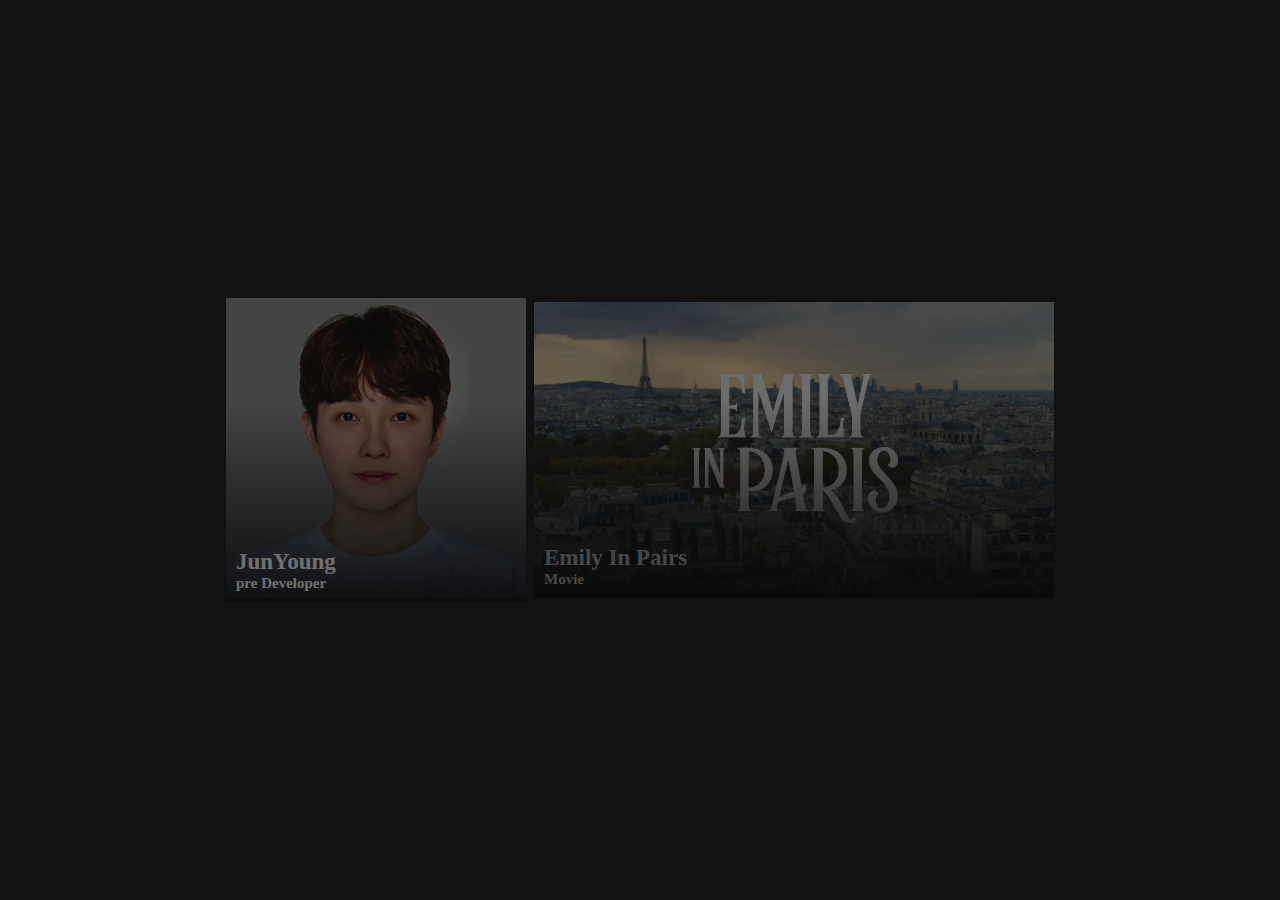
<file: index.html>
<!doctype html>
<html>
    <head>
        <title>MEMYSELF</title>
        <link rel="stylesheet" href="Main_style.css">
    </head>
    <body>
        <div class="wrapper">
            <ul class="team">
                
                <li class="team-item">
                    <div class="profile profile_me">
                        <img src="images/selfie2.jpg">
                        <div class="profile-contents">
                            <h2>JunYoung <span>pre Developer</span></h2>
                            <p>안녕하세요. 201913050 박준영입니다. 배움을 즐기는 개발자가 되겠습니다. 추후 IT시장에서 좋은 모습으로 만나뵈었으면 좋겠습니다. 다들 화이팅입니다!</p>
                        </div>
                    </div>
                </li>
                <li class="team-item" id="emily">
                    <div class="profile profile_web">
                        <img src="images/emliyinparis_main.jpg">
                        <div class="profile-contents">
                            <h2>Emily In Pairs <span>Movie</span></h2>
                            <p>개인적으로 좋아하는 영화,"에밀리 파리에 가다"를 리뷰해보았습니다.<br>
                                <span id ="clk" onclick="location.href='emily/index.html'">click here</span>
                                <!-- <a href="https://ucdayoung.github.io/web01_hostingpage2/">click here</a> -->
                            </p>
                        </div>
                    </div>
                </li>
            </ul>
        </div>

        <script> </script>
    </body>
</html>
</file>
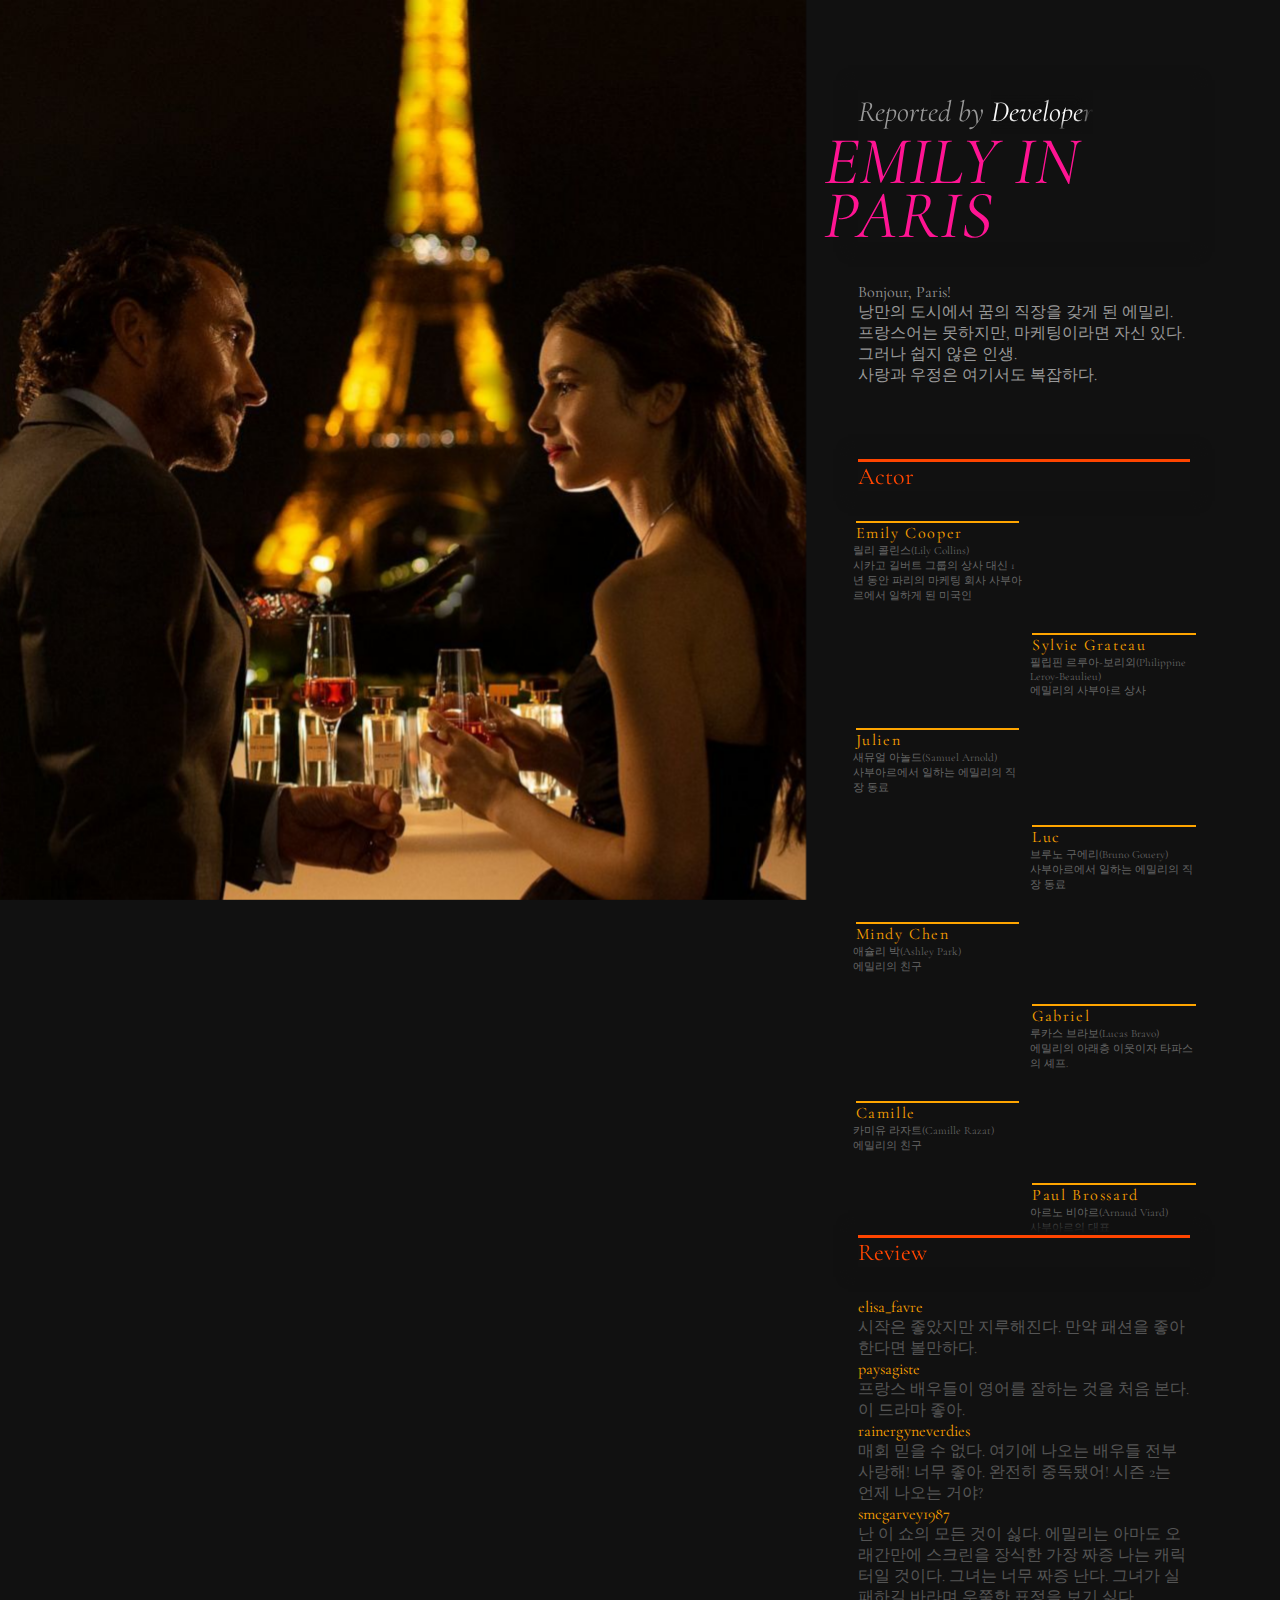
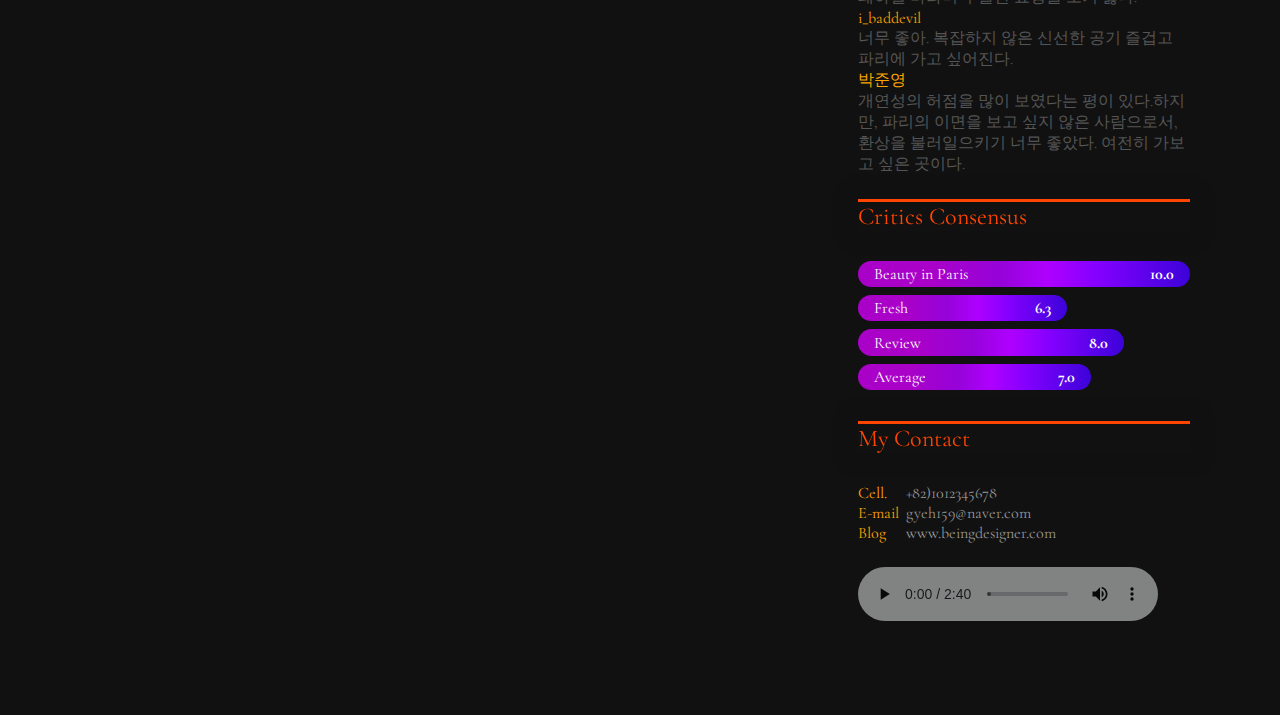
<file: emily/index.html>
<!DOCTYPE html>
<html>
<head>
    <title>영화 소개 | 에밀리, 파리에 가다</title>
    <link rel="stylesheet" href="Emily_style.css">
    <link rel="preconnect" href="https://fonts.gstatic.com">
    <link href="https://fonts.googleapis.com/css2?family=Cormorant+Garamond:wght@300&display=swap" rel="stylesheet">
    <!--font설정1 -->
    <link rel="preconnect" href="https://fonts.gstatic.com">
    <link href="https://fonts.googleapis.com/css2?family=Viaoda+Libre&display=swap" rel="stylesheet">
    <!--font설정2 -->
    <link rel="stylesheet" href="https://use.fontawesome.com/releases/v5.14.0/css/all.css" integrity="sha384-HzLeBuhoNPvSl5KYnjx0BT+WB0QEEqLprO+NBkkk5gbc67FTaL7XIGa2w1L0Xbgc" crossorigin="anonymous">
    <script>
        var Portrait = document.getElementById('portrait');
        var imgIdx=0;
        var imgList = ['../images/paris01.jpg','../images/france02.jpg'];

        function changeImage(){
            Portrait.style.backgroundImage = "url("+imgList[imgIdx]+")";   
            imgIdx++;
            if(imgIdx>=imgList.length)
                imgIdx=0;
        }
        setInterval(changeImage,1000);            
    </script>
</head>
<body> 
    <div id="portrait"></div>
    <div class="profile">
        <div class="profile-header">
            <div class="name">
                Reported by 
                <div class="name-job">
                    <ul class ="name-job-list">                        
                        <li>JunYoung</li>
                        <li>Developer</li>
                        <li>JunYoung</li>
                        <li>Designer</li>                        
                        <li>JunYoung</li>                        
                    </ul>
                </div>
                <h1 class ="name-title">EMILY IN PARIS</h1>
            </div>
            <p>Bonjour, Paris!<br> 낭만의 도시에서 꿈의 직장을 갖게 된 에밀리.<br> 프랑스어는 못하지만, 마케팅이라면 자신 있다.<br>그러나 쉽지 않은 인생. <br>사랑과 우정은 여기서도 복잡하다.</p>
        </div>
        <div class="icons">
            <ul>
                <li><a href="https://www.facebook.com/NetflixKR/"><i class="fab fa-facebook" style="font-size: 30px;"></i></a></li>
                <li><a href="https://twitter.com/netflixkr"><i class="fab fa-twitter" style="font-size: 30px;"></i></a></li>
                <li><a href="https://www.instagram.com/emilyinparis/"><i class="fab fa-instagram"style="font-size: 30px;"></i></a></li> 
            </ul>
        </div>
        <div class="profile-section">
            <h2>Actor</h2>
            <ul class="timeline">
                <li>
                    <h3>Emily Cooper</h3>
                    <p> 릴리 콜린스(Lily Collins)<br>
                        시카고 길버트 그룹의 상사 대신 1년 동안 파리의 마케팅 회사 사부아르에서 일하게 된 미국인                          
                    </p>
                </li>
                <li>
                    <h3>Sylvie Grateau</h3>
                    <p> 필립핀 르루아-보리외(Philippine Leroy-Beaulieu)<br>
                        에밀리의 사부아르 상사      
                    </p>
                </li>
                <li>
                    <h3>Julien</h3>
                    <p> 새뮤얼 아놀드(Samuel Arnold)<br>
                        사부아르에서 일하는 에밀리의 직장 동료
                    </p>
                </li>
                <li>
                    <h3>Luc</h3>
                    <p> 브루노 구에리(Bruno Gouery)<br>
                        사부아르에서 일하는 에밀리의 직장 동료
                    </p>
                </li>
                <li>
                    <h3>Mindy Chen</h3>
                    <p>  애슐리 박(Ashley Park)<br>
                        에밀리의 친구
                    </p>
                </li>
                <li>
                    <h3>Gabriel</h3>
                    <p>  루카스 브라보(Lucas Bravo)<br>
                        에밀리의 아래층 이웃이자 타파스의 셰프.
                    </p>
                </li>
                <li>
                    <h3>Camille</h3>
                    <p>  카미유 라자트(Camille Razat)<br>
                        에밀리의 친구
                    </p>
                </li>
                <li>
                    <h3>Paul Brossard</h3>
                    <p> 아르노 비야르(Arnaud Viard)<br>
                        사부아르의 대표
                    </p>
                </li>
            </ul>
            <h2>Review</h2>
            <ul class="Review">
                <li>
                    <h3>elisa_favre</h3>
                    <p> 
                        시작은 좋았지만 지루해진다. 만약 패션을 좋아한다면 볼만하다.
                    </p>
                </li>
                <li>
                    <h3>paysagiste</h3>
                    <p> 프랑스 배우들이 영어를 잘하는 것을 처음 본다. 이 드라마 좋아.     
                    </p>
                </li>
                <li>
                    <h3>rainergyneverdies</h3>
                    <p> 
                        매회 믿을 수 없다. 여기에 나오는 배우들 전부 사랑해! 너무 좋아. 완전히 중독됐어! 시즌 2는 언제 나오는 거야?
                    </p>
                </li>
                <li>
                    <h3>smcgarvey1987</h3>
                    <p> 난 이 쇼의 모든 것이 싫다. 에밀리는 아마도 오래간만에 스크린을 장식한 가장 짜증 나는 캐릭터일 것이다. 그녀는 너무 짜증 난다. 그녀가 실패하길 바라며 우쭐한 표정을 보기 싫다.
                    </p>
                </li>
                <li>
                    <h3>i_baddevil</h3>
                    <p> 너무 좋아. 복잡하지 않은 신선한 공기 즐겁고 파리에 가고 싶어진다.
                    </p>
                </li>
                <li>
                    <h3>박준영</h3>
                    <p> 개연성의 허점을 많이 보였다는 평이 있다.하지만, 파리의 이면을 보고 싶지 않은 사람으로서, 환상을 불러일으키기 너무 좋았다. 
                        여전히 가보고 싶은 곳이다.
                    </p>
                </li>
            </ul>                  
        </div> 
        <div class="profile-section">
            <h2>Critics Consensus</h2>
            <ul class="graph">
                <li data-score ="10.0"><h3>Beauty in Paris</h3></li>
                <li data-score ="6.3"><h3>Fresh</h3></li>
                <li data-score ="8.0"><h3>Review</h3></li>
                <li data-score ="7.0"><h3>Average</h3></li>
            </ul>         
        </div> 
        <div class="profile-section">
            <h2>My Contact</h2>
            <!-- dL : definition list  / dt : ~ term 제목 / dd : ~ description 설명/ -->
            <dl class="list">
                <dt>Cell.</dt>
                <dd>+82)1012345678</dd>
                <dt>E-mail</dt>
                <dd>gyeh159@naver.com</dd>
                <dt>Blog</dt>
                <dd>www.beingdesigner.com</dd>
            </dl>
        </div> 
        <audio autoplay controls><source src="../audio/bensound-thejazzpiano.mp3" type="audio/mp3" > </audio>

</body>        

</head>
<body>

</body>
</html>
</file>
<file: Main_style.css>
body, ul, h2, p {
    margin: 0;
    padding: 0;
}

li {
    list-style-type: none;
}

body {
    background-color: #111;
    color: #999;
}

.wrapper {
    display: flex;
    height: 100vh; 
    justify-content: center;
    /* align-items: center; */
}


.team {
    display: flex;  
    /*flex 요소 
    1. flex 컨테이너
    2. flex 아이템 : Flext 컨테이너 안에 위치     
    */
    justify-content: center; 
    /*flex 아이템을 가운데 정렬
    justify-content: 요소들을 가로선상에서 정렬함
    도움 사이트 :https://flexboxfroggy.com/#ko 
    */
    align-items: center;
    /* 페이지의 세로 기준 딱 center에 정렬을 유지시켜줌*/

}
/* ul태그 */

.team-item {
    flex-basis: 300px; /*width와의 차이 */
    flex-shrink: 0; /* 아이템 감소 너비 비율 */
    margin: 0 4px;
    opacity: 0.4;
    transition: all .4s; 
}
#emily{
    flex-basis: 520px;
}
#emily:hover{
    opacity: 1;
    flex-basis: 560px;
    margin: 0 20px;  
}
/* li태그 */

.team-item:hover {
    opacity: 1;
    flex-basis: 330px;
    margin: 0 20px;  
}

.team-item img {
    width: 100%; /* .team-item 태그의 flex-basis에 100px의 100%를 말하는거 */
}

.profile {
    background-color: #222;
    position: relative;
    overflow: hidden; /*처음 글자 안보이게 했다가, hover시 보이게*/
}
.team-item:hover .profile-contents p {
    opacity: 1;
    transition-delay: .4s; /*오버시 글자 효과 딜레이*/
    max-height: 6em; /*hover시 글자 크게 보이게*/
    margin-top: 0.4em;
}
.profile-contents {
    position: absolute; /*.profile 기준 absolute*/
    left: 0;
    bottom: 0;
    padding: 10px;
}
.profile-contents a{
    text-decoration: none;
    color : deeppink;
    transition: color 0.7s ease;
}
.profile-contents a:hover{
    color:white;
}
.profile:before {
    content: ' ';
    /* 그라데이션이용 사이트  : https://colorzilla.com/gradient-editor/#000000+0,000000+100&0+0,0.95+100 */
background: -moz-linear-gradient(top, rgba(0,0,0,0) 0%, rgba(0,0,0,0.95) 30%); /* FF3.6-15 */
background: -webkit-linear-gradient(top, rgba(0,0,0,0) 0%,rgba(0,0,0,0.95) 9%); /* Chrome10-25,Safari5.1-6 */
background: linear-gradient(to bottom, rgba(0,0,0,0) 0%,rgba(0,0,0,0.95) 100%); /* W3C, IE10+, FF16+, Chrome26+, Opera12+, Safari7+ */
filter: progid:DXImageTransform.Microsoft.gradient( startColorstr='#00000000', endColorstr='#f2000000',GradientType=0 ); /* IE6-9 */
    position: absolute;
    left: 0;
    right: 0;
    bottom: 0; /*위 absolute부터 이용해서 바닥에 딱 고정*/
    height: 200px;
}/*프로필 설명 Css */

.profile_me {
    color: white ;
}


.profile-contents h2 {
    font-size: 23px;
}
/*이름*/
.profile-contents h2 span {
    display: block;
    font-size: 15px;
}
/*Developer*/
.profile-contents p {
    color: white;
    font-size: 15px;
    min-width: 140px;
    max-height: 0;
    overflow: hidden;
    line-height: 1.5; /*줄 간격*/
    transition: all 1s; /*애니메이션*/
    opacity: 0;
}
#clk:hover{
    color : white;
}
#clk{
    transition: color 0.7s ease;
    color : deeppink;
}
</file>
<file: emily/Emily_style.css>
/* 애니메이션 */
@keyFrames rolling {
    0% {
        transform: translateY(+20%);
    }

    25% {
        transform: translateY(0%);
        /* margin-top : 0; */
    }

    50% {
        transform: translateY(-20%);
        /* margin-top : 1.5em; */
    }

    75% {
        transform: translateY(-40%);
        /* margin-top : 3em; */
    }

    100% {
        transform: translateY(-60%);
        /* margin-top : 4.5em; */
    }
}
.profile-header p,.timeline p,.Review p,.list dd{
    transition: color 1s ease;
}
.profile-header p:hover,.timeline p:hover,.Review p:hover,.list dd:hover{
    color:#ccc;
}

/*name-job-list 0~100%까지 가면서 변화
margin-top으로 효과를 주는 것보다 transform을 이용해서 변화주는게 더 성능도 좋음.
transform : translateY() : 자신의 요소 성분의 Y를 조절
*/

/*CSS Reset초기화 는 항상 처음에 */
body,h1,h2,h3,p,ul,dl,dd{
    margin: 0;
    padding: 0;
}

li {
    list-style-type: none;
}

body {
    background-color: #111;
    color: #999;
    font-family: 'Cormorant Garamond', serif;
}

h1,h2,h3 {
    font-size: 100%;
    font-weight: normal;
}

a {
    color: inherit;
    /*부모 칼라 상속 */
    text-decoration: none;
}

/*여기까지 초기화*/
#portrait {
    background-image: url(../images/emily01.jpg);
    /*tip : height를 padding-top과 padding-bottom으로 대신 잡는다.*/
    /*ex) height :200px; 처럼 고정시키지 않음.*/
    padding-top: 56.25%;
    /*부모태그의 width기준! 9/16 = 0.5625 이다. 부모의 가로 길이의 56%만큼 padding-top으로 잡는다.*/
    background-size: cover;
    /*이미지 비율 유지한 상태에서 알아서 사이즈 조절해줌*/
    background-position: center;
    /*이미지 위치*/
}

.name {
    
    font-size: 30px;
    line-height: 1.5;
    /* 글자 높이 기준을 30px을 1로 정한다. 와.. 그래서 30px로 조정하면 글자 높이 딱 맞게 조절이 가능*/
    margin-bottom: 40px;
    font-style: italic;
    /*sticky요소 설정 */
    position : sticky; 
    top:-1.5em;
    background-color: #111;;
    box-shadow: 0 0 10px 10px #111;
    /*static 인 부모 요소가 끝날 때까지 요소가 따라간다.그렇다는건? 부모요소의 크기를 생각해서 짜자*/
}

.name-job {
    display: inline-block;
    background-color: #111;
    color: white;
    vertical-align: top;
    /*옆 요소와 top부분을 맞춤 */
    height: 1.5em;
    /*1. 높이를 부모의 높이 30px의 1배니까 30px로 제한을 하는 것, 일부로 font크기 바뀔걸 대비해서 단위 em으로 설정*/
    overflow: hidden;
    /*2. overflow 한 건 hidden처리*/
    box-shadow: inset 0 0 50px #111;
    /* 박스가 흐리게 */
    position: relative;
}

/*after로 만들어진 가상요소는 .name_job앞의 자식으로 생성된다. 
박스위에 박스하나를 덮어 씌운것*/
.name-job::after {
    content: " ";
    position: absolute;
    left: 0;
    top: 0;
    right: 0;
    bottom: 0;
    margin-left: -1em;
    box-shadow: inset 0 0 10px 8px #111;

}

.name-job-list {
    margin-top: -1.5em;
    animation-name: rolling;
    animation-duration: 10s;
    animation-iteration-count: infinite;
    /*
    0em : 
    1em :  
    -1.5em : 
    */
}

.name-title {
    font-size: 2.3em;
    /*em 단위로 했기때문에, 부모태그 .name 의 크기가 달라지면 비율맞춰서 조정가능 */
    line-height: 0.8em;
    color: deeppink;
    margin-left: -0.5em;
    position: relative;
    /*z-index필요없이 Position속성이 static이 아니면 앞에 나오게 된다.*/
    
    
}

.profile {
    font-family: 'Cormorant Garamond', serif;
    padding: 7%;
    /*%퍼센트 : 부모태그의 너비의 변화에 따라 바뀐다.*/
}

.profile-header,
.profile-section {
    padding-bottom: 7%;

}

.profile-section h2 {
    border-top: 3px solid;
    margin-bottom: 30px;
    font-size: 1.5em;
    color: orangered;
    /*sticky요소 설정 */
    position : sticky; 
    top:0em;
    background-color: #111;;
    box-shadow: 0 0 10px 10px #111;
    /*static 인 부모 요소가 끝날 때까지 요소가 따라간다.그렇다는건? 부모요소의 크기를 생각해서 짜자*/
}

/*밑에 출연진, 줄거리, 감상평 등*/
.icons {
    margin-bottom: 30px;
}

.icons li {
    display: inline-block;
}

.icons i:hover {
    color: deeppink;
}

.timeline {
    font-size: 0.7rem;
    /*px로 설정해주는 것보다 애초에 초기에 설정해준 값 기준으로 조정하는게 better*/
    color: #666;
}

.timeline h3 {
    color: orange;
}
.Review h3{
    color: orange;
}
.Review p {
    color: #555;
    font-size: 1em;
}
.timeline li h3 {
    font-size: 1.0rem;
    /* float: left; */
    margin-right: 0.3rem;
    border-top: 2px solid;
    letter-spacing: 0.1em;
    /*글자 사이 간격*/
}
.timeline li {
    padding-bottom: 30px;
}

.timeline li:last-child {
    padding-bottom: 0;
}

.graph li {
    background-color: dodgerblue;
    color: white ;
    font-weight: bold;
    padding: 0.2em 1em;
    margin: 0.5em 0;
    border-radius: 50px;
    box-sizing: border-box;
    background: rgb(176,0,208);
    background: linear-gradient(90deg, rgba(176,0,208,0.9552238805970149) 22%, rgba(175,0,255,0.8407738095238095) 43%, rgba(175,0,255,1) 57%, rgba(132,0,255,1) 72%, rgba(68,0,255,0.8407738095238095) 100%);
    /*css gradient*/
}

/*
1. before라는 가상요소는 앞의 태그 자식요소로 생성된다.
html에서 확인해보면 <li>태그와 <h3>태그 사이에 생성된다.
2. att(속성) 속성 값 불러오기  
html에서 확인해보면 li안에 data-score 속성을 우리 입맛대로 넣어놓음.*/
.graph li::before {
    content: attr(data-score);
    float: right;
}

/*
1.box-sizing : border-box
테두리를 포하한 크기 만큼 박스를 만든다. 
아래는 속성값마다 일일히 설정*/
.graph li[data-score="10.0"] {width: 100%;}

.graph li[data-score="7.0"] {
    width: 70%;
}

.graph li[data-score="6.3"] {
    width: 63%;
}

.graph li[data-score="8.0"] {
    width: 80%;
}
.list dt{
    color:orange;
    float:left;
    width : 3em; /*정렬*/
}

/*
미디어태그 조건 : 800px을 넘어간다면? 

이 조건에서 작업을 다 아래서  

vw: viewport weight  전체 스크린기준 넓이
vh: viewport height  전체 스크린 기준 높이 
*/
@media(min-width: 800px){
    #portrait{
        position: fixed;
        left :0;
        top : 0;
        width : 63vw; /*전체 스크린기준 60% 넓이로*/
        height : 100vh;
        padding: 0; /*height을 100vh로 설정했더니, 높이가 기본 사진보다 훨 높아져서 그런지 사진이 제대로 출력이 안됨.
        그래서 padding을 0으로 설정했더니   사진의 크기가 정상적으로 맞춰짐 */
    }
    .profile{
        margin-left: 60vw;
    }
    .timeline li h3{
        margin-left: 0.5em;
    }
    .timeline li p{
        margin-left: 0.5em;
    }
    

    .name{
        font-size: 2.3vw; /*창 크기에 비례하게 변하게 하기 위해*/
    }
    /*지그재그 효과*/
    /*1번째 timeline li의 크기를 모두 절반으로*/
    .timeline li{
        width :50%;
        /* padding: 0 0; */
        /*이거로 width를 결정해버릴 수 있는듯*/
        /* box-sizing: border-box; */
    }
    /*2번째 짝수들만 마진left로 오른쪽으로?? 이게 우째댐 */
    .timeline li:nth-child(even) {
        margin-left: auto;
        /*문장이 겹쳐보이기 위해서 위,아래를 조작*/
        /* margin-top : -100px;
        margin-bottom: -100px; */

    }
    .timeline{
        margin: 0 -10px;
    }
}
audio{
    opacity: 50%;
}
</file>
